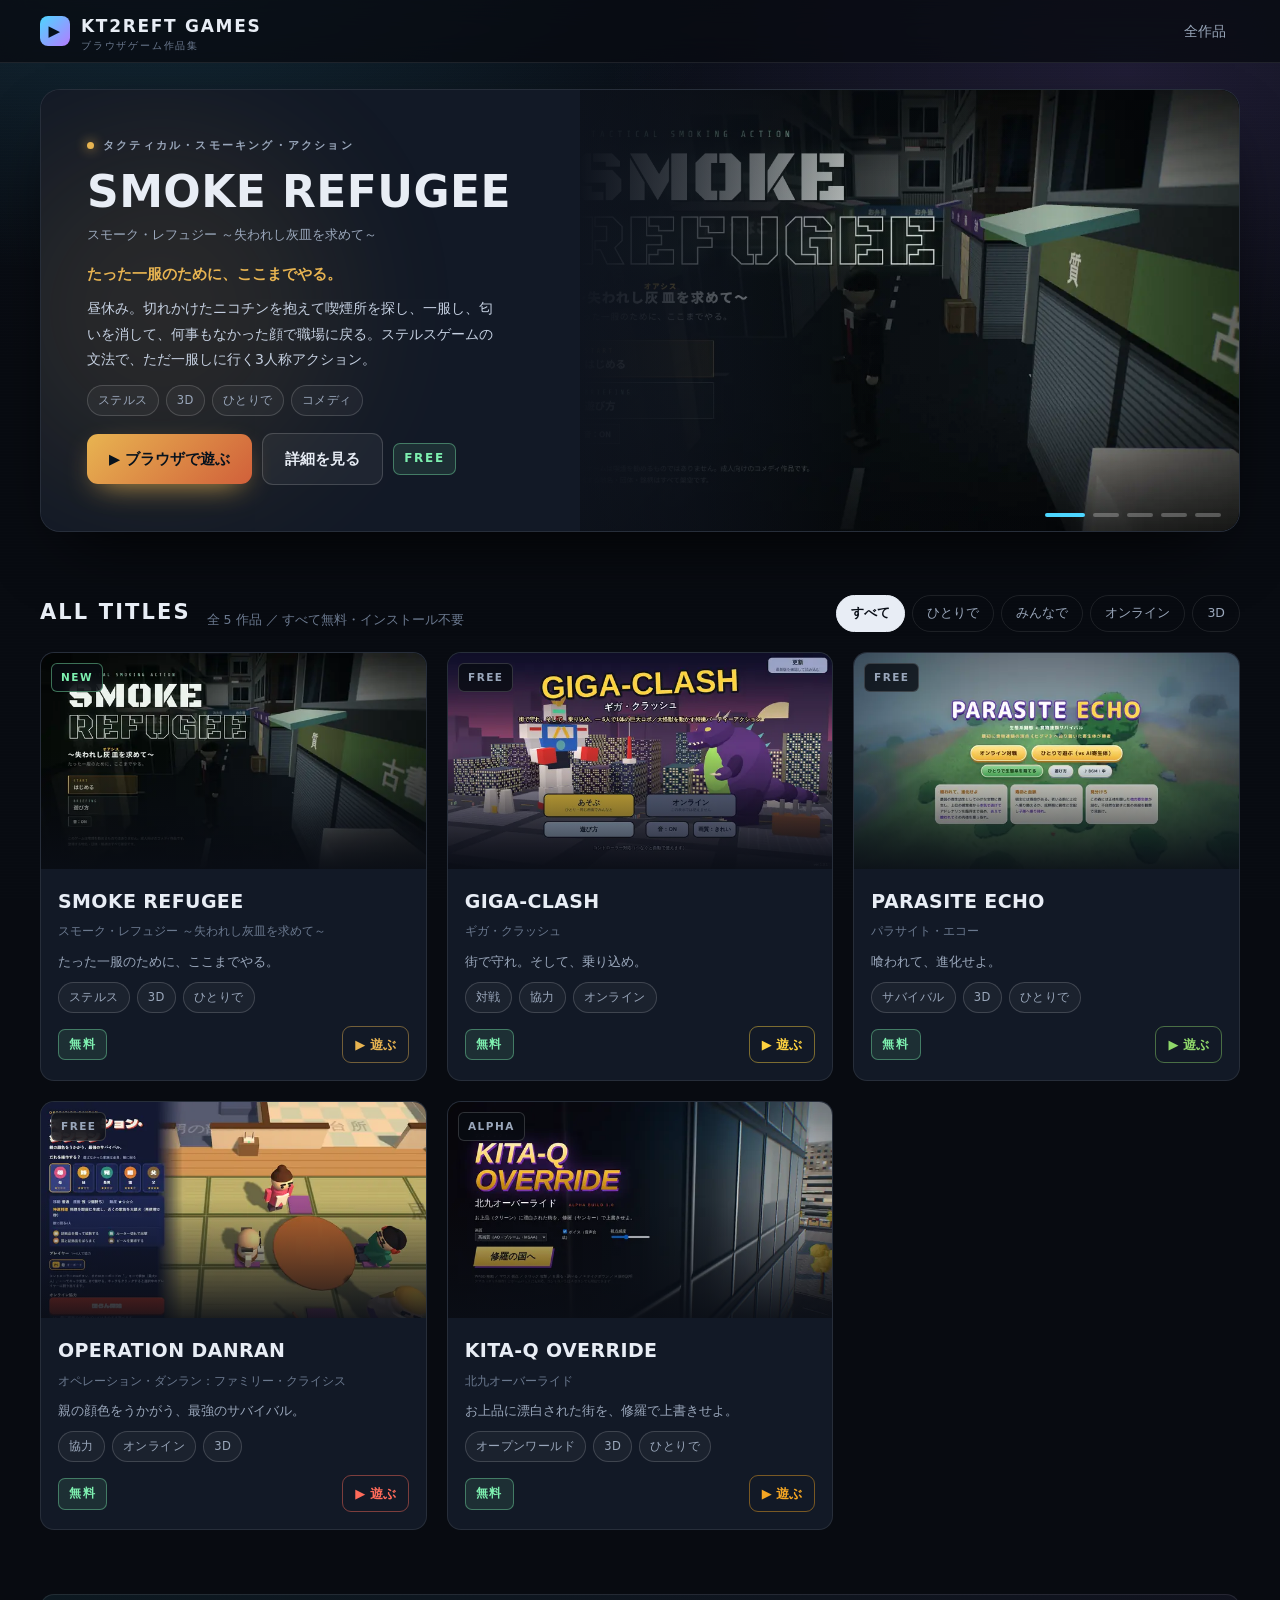
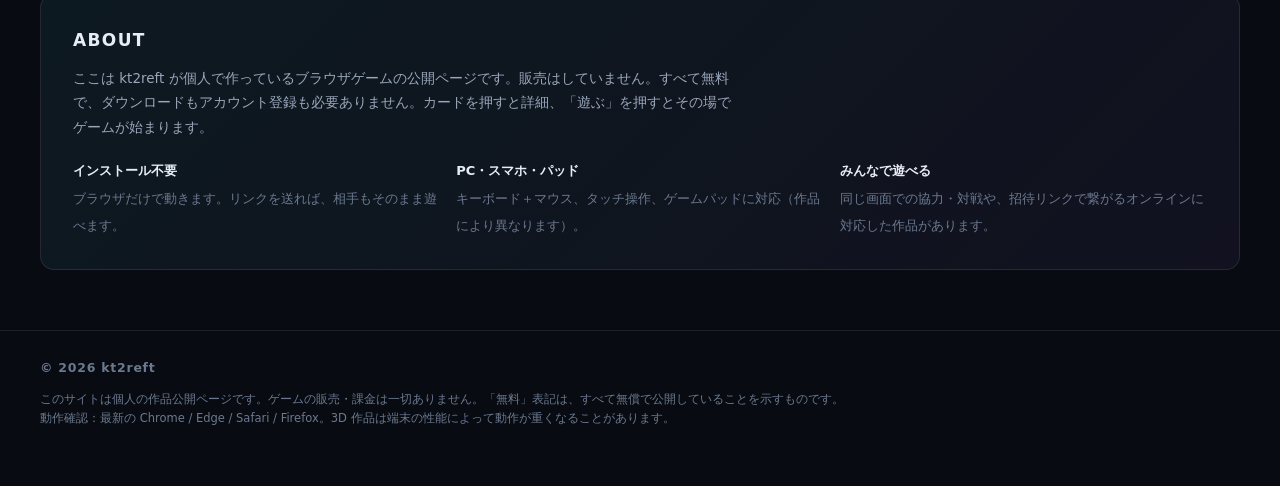
<file: games/index.html>
<!DOCTYPE html>
<html lang="ja">
<head>
<meta charset="utf-8">
<meta name="viewport" content="width=device-width, initial-scale=1">
<title>KT2REFT GAMES — ブラウザで遊べる自作ゲーム</title>
<meta name="description" content="kt2reft が作ったブラウザゲームの一覧。インストール不要、クリックするだけで今すぐ遊べます。">
<meta property="og:type" content="website">
<meta property="og:title" content="KT2REFT GAMES">
<meta property="og:description" content="インストール不要。クリックするだけで遊べるブラウザゲーム集。">
<meta property="og:image" content="assets/og.jpg">
<meta name="twitter:card" content="summary_large_image">
<link rel="icon" href="data:image/svg+xml,%3Csvg xmlns='http://www.w3.org/2000/svg' viewBox='0 0 32 32'%3E%3Crect width='32' height='32' rx='7' fill='%230b0f17'/%3E%3Cpath d='M9 12h14v3h-5v8h-4v-8H9z' fill='%234dd6ff'/%3E%3C/svg%3E">
<style>
:root{
  --bg:#080b11; --bg2:#0d121c; --panel:#121926; --panel2:#182233;
  --line:rgba(255,255,255,.09); --line2:rgba(255,255,255,.16);
  --tx:#e8edf5; --tx2:#9aa7bb; --tx3:#6b798f;
  --acc:#4dd6ff; --acc2:#b47cff;
  --radius:14px;
  --jp:"Hiragino Kaku Gothic ProN","Hiragino Sans","Noto Sans JP","Yu Gothic UI","Yu Gothic",Meiryo,system-ui,sans-serif;
  --lat:ui-sans-serif,system-ui,"Segoe UI","Helvetica Neue",Arial,"Hiragino Kaku Gothic ProN",sans-serif;
  --maxw:1240px;
}
*{box-sizing:border-box}
html{scroll-behavior:smooth}
body{
  margin:0; background:var(--bg); color:var(--tx);
  font-family:var(--jp); font-size:15px; line-height:1.8;
  -webkit-font-smoothing:antialiased; overflow-x:hidden;
}
body.lock{overflow:hidden}
a{color:inherit;text-decoration:none}
img{display:block;max-width:100%}
button{font:inherit;color:inherit;border:0;background:none;cursor:pointer}
.wrap{max-width:var(--maxw);margin:0 auto;padding:0 20px}
.lat{font-family:var(--lat);letter-spacing:.06em}
.lat,.brand,.slide h2,.sheet .ttl h2,.card h4,.sechd h3,.about h3,.sheet h5,.eyebrow,.badge,.free,.side .price .p{font-weight:700;font-stretch:condensed}

/* ---------- background glow ---------- */
.bgfx{position:fixed;inset:0;z-index:0;pointer-events:none;
  background:
    radial-gradient(900px 500px at 12% -5%, rgba(77,214,255,.14), transparent 65%),
    radial-gradient(800px 500px at 88% 8%, rgba(180,124,255,.13), transparent 65%),
    linear-gradient(180deg,#0a0f18 0%,var(--bg) 40%);
}
.grain{position:fixed;inset:0;z-index:0;pointer-events:none;opacity:.5;
  background-image:linear-gradient(rgba(255,255,255,.022) 1px,transparent 1px);
  background-size:100% 3px;mix-blend-mode:overlay}

/* ---------- header ---------- */
header{position:sticky;top:0;z-index:40;backdrop-filter:blur(14px);
  background:rgba(8,11,17,.78);border-bottom:1px solid var(--line)}
.hd{display:flex;align-items:center;gap:18px;height:62px}
.brand{display:flex;align-items:center;gap:11px;font-family:var(--lat);font-weight:700;font-size:17px;letter-spacing:.1em;white-space:nowrap}
.brand .mk{width:30px;height:30px;border-radius:8px;display:grid;place-items:center;
  background:linear-gradient(135deg,var(--acc),var(--acc2));color:#06101c;font-size:15px;font-weight:700}
.brand small{display:block;font-family:var(--jp);font-size:10px;letter-spacing:.18em;color:var(--tx3);font-weight:400;line-height:1}
.hd nav{margin-left:auto;display:flex;align-items:center;gap:4px}
.hd nav a{padding:8px 14px;border-radius:9px;font-size:13.5px;color:var(--tx2);transition:.18s;white-space:nowrap}
@media(max-width:560px){.hd{gap:8px;height:56px}.brand{font-size:14px;gap:8px}.brand .mk{width:26px;height:26px;font-size:13px}.brand small{font-size:9px;letter-spacing:.12em}.hd nav a{padding:7px 10px;font-size:12.5px}}
.hd nav a:hover{color:var(--tx);background:rgba(255,255,255,.06)}
.hd .gh{border:1px solid var(--line2)}

/* ---------- hero ---------- */
.hero{position:relative;z-index:1;padding:26px 0 8px}
.stage{position:relative;border-radius:20px;overflow:hidden;border:1px solid var(--line);
  background:var(--panel);box-shadow:0 30px 70px -30px #000}
.slides{position:relative;min-height:430px}
.slide{position:absolute;inset:0;opacity:0;transition:opacity .55s ease;pointer-events:none;
  display:grid;grid-template-columns:minmax(0,45%) minmax(0,55%);background:var(--panel)}
.slide.on{opacity:1;pointer-events:auto;position:relative}
.slide .art{position:relative;overflow:hidden;background:#06090e}
.slide .shot{width:100%;height:100%;object-fit:cover;object-position:center 45%}
.slide .art:before{content:"";position:absolute;inset:0;z-index:2;
  background:linear-gradient(90deg,var(--panel) 0%,rgba(18,25,38,.72) 16%,rgba(18,25,38,.12) 42%,transparent 70%)}
.slide .art:after{content:"";position:absolute;inset:0;z-index:2;
  background:radial-gradient(120% 90% at 100% 50%, transparent 40%, rgba(8,11,17,.55) 100%)}
.slide .inner{position:relative;z-index:3;display:flex;flex-direction:column;justify-content:center;
  gap:13px;padding:46px 10px 46px 46px}
.slide .inner:before{content:"";position:absolute;left:-60px;top:50%;transform:translateY(-50%);
  width:360px;height:360px;border-radius:50%;background:var(--gc,var(--acc));opacity:.1;filter:blur(70px);z-index:-1}
@media(max-width:880px){
  .slides{min-height:0}
  .slide{grid-template-columns:1fr}
  .slide.on{display:grid}
  .slide .art{aspect-ratio:16/9;order:-1}
  .slide .art:before{background:linear-gradient(0deg,var(--panel) 2%,rgba(18,25,38,.35) 40%,transparent 75%)}
  .slide .inner{padding:18px 22px 26px;gap:10px}
  .slide .lead{-webkit-line-clamp:3}
  .dots{right:14px;bottom:auto;top:calc(56.25vw - 22px)}
  .cta .free{display:none}
}
.eyebrow{display:inline-flex;align-items:center;gap:9px;font-size:11px;letter-spacing:.2em;
  font-family:var(--lat);color:var(--tx2);text-transform:uppercase}
.eyebrow i{width:7px;height:7px;border-radius:50%;background:var(--gc,var(--acc));box-shadow:0 0 12px var(--gc,var(--acc));flex:none}
.slide h2{margin:0;font-family:var(--lat);font-size:clamp(28px,3.6vw,44px);line-height:1.05;font-weight:700;letter-spacing:.01em}
.slide .jpt{font-size:13px;color:var(--tx2);margin-top:-5px}
.slide .tag{margin:2px 0 -4px;font-size:14.5px;font-weight:700;color:var(--gc,var(--acc))}
.slide .lead{font-size:14px;color:#c6d1e2;max-width:46ch;margin:0;
  display:-webkit-box;-webkit-line-clamp:4;-webkit-box-orient:vertical;overflow:hidden}
.chips{display:flex;flex-wrap:wrap;gap:7px}
.chip{font-size:11.5px;letter-spacing:.04em;padding:4px 10px;border-radius:999px;
  border:1px solid var(--line2);color:var(--tx2);background:rgba(255,255,255,.04)}
.cta{display:flex;flex-wrap:wrap;gap:10px;align-items:center;margin-top:4px}
.btn{display:inline-flex;align-items:center;gap:9px;padding:12px 22px;border-radius:11px;
  font-weight:700;font-size:14.5px;transition:.18s;white-space:nowrap}
.btn.play{background:linear-gradient(135deg,var(--gc,var(--acc)),var(--gc2,var(--acc2)));color:#07121d;
  box-shadow:0 10px 30px -12px var(--gc,var(--acc))}
.btn.play:hover{transform:translateY(-2px);filter:brightness(1.07)}
.btn.ghost{border:1px solid var(--line2);color:var(--tx);background:rgba(255,255,255,.05)}
.btn.ghost:hover{background:rgba(255,255,255,.11)}
.free{font-family:var(--lat);font-size:12px;letter-spacing:.14em;color:#7ef0b0;
  border:1px solid rgba(126,240,176,.4);background:rgba(126,240,176,.1);padding:4px 10px;border-radius:7px}
.dots{position:absolute;right:18px;bottom:14px;display:flex;gap:8px;z-index:3}
.dots b{width:26px;height:4px;border-radius:3px;background:rgba(255,255,255,.26);cursor:pointer;transition:.25s}
.dots b.on{background:var(--acc);width:40px}

/* ---------- section ---------- */
.sec{position:relative;z-index:1;padding:54px 0 0;scroll-margin-top:74px}
.sechd{display:flex;align-items:flex-end;gap:16px;flex-wrap:wrap;margin-bottom:20px}
.sechd h3{margin:0;font-family:var(--lat);font-size:21px;letter-spacing:.1em;font-weight:700}
.sechd span{font-size:12.5px;color:var(--tx3)}
.filters{margin-left:auto;display:flex;gap:7px;flex-wrap:wrap}
.filters button{font-size:12.5px;padding:6px 14px;border-radius:999px;border:1px solid var(--line);
  color:var(--tx2);transition:.18s}
.filters button:hover{color:var(--tx);border-color:var(--line2)}
.filters button.on{background:var(--tx);color:#0a0f18;border-color:var(--tx);font-weight:700}

/* ---------- grid ---------- */
.grid{display:grid;grid-template-columns:repeat(auto-fill,minmax(310px,1fr));gap:20px}
.card{position:relative;border-radius:var(--radius);overflow:hidden;background:var(--panel);
  border:1px solid var(--line);transition:.22s;cursor:pointer;display:flex;flex-direction:column}
.card:hover{transform:translateY(-4px);border-color:var(--cc,var(--acc));
  box-shadow:0 22px 44px -22px rgba(0,0,0,.9),0 0 0 1px var(--cc,var(--acc)) inset}
.card .art{position:relative;aspect-ratio:16/9;overflow:hidden;background:#06090e}
.card .art img{width:100%;height:100%;object-fit:cover;transition:.4s}
.card:hover .art img{transform:scale(1.045)}
.card .art:after{content:"";position:absolute;inset:0;
  background:linear-gradient(180deg,transparent 45%,rgba(10,14,22,.9) 100%)}
.card .badge{position:absolute;top:10px;left:10px;z-index:2;font-family:var(--lat);font-size:10.5px;
  letter-spacing:.14em;padding:4px 9px;border-radius:6px;background:rgba(8,12,18,.8);
  border:1px solid var(--line2);color:var(--tx2);backdrop-filter:blur(6px)}
.card .badge.new{color:#7ef0b0;border-color:rgba(126,240,176,.45)}
.card .body{padding:15px 17px 17px;display:flex;flex-direction:column;gap:9px;flex:1}
.card h4{margin:0;font-family:var(--lat);font-size:19px;font-weight:700;letter-spacing:.02em}
.card .sub{font-size:11.5px;color:var(--tx3);margin-top:-6px}
.card p{margin:0;font-size:13px;color:var(--tx2);line-height:1.7;flex:1}
.card .foot{display:flex;align-items:center;gap:10px;padding-top:4px}
.card .foot .pbtn{margin-left:auto;font-size:13px;font-weight:700;color:var(--cc,var(--acc));
  display:inline-flex;align-items:center;gap:6px;padding:6px 12px;border-radius:9px;
  border:1px solid color-mix(in srgb,var(--cc,var(--acc)) 45%,transparent);transition:.18s}
.card .foot .pbtn:hover{background:var(--cc,var(--acc));color:#08121c}
.card:hover .foot .pbtn{background:color-mix(in srgb,var(--cc,var(--acc)) 16%,transparent)}

/* ---------- about ---------- */
.about{margin:64px 0 0;padding:30px 32px;border-radius:var(--radius);
  border:1px solid var(--line);background:linear-gradient(135deg,rgba(77,214,255,.07),rgba(180,124,255,.06))}
.about h3{margin:0 0 10px;font-family:var(--lat);font-size:17px;letter-spacing:.08em}
.about p{margin:0 0 8px;font-size:13.5px;color:var(--tx2);max-width:78ch}
.about .pts{display:grid;grid-template-columns:repeat(auto-fit,minmax(200px,1fr));gap:16px;margin-top:20px}
.about .pt b{display:block;font-size:13px;color:var(--tx);margin-bottom:3px}
.about .pt span{font-size:12.5px;color:var(--tx3);line-height:1.65}

footer{position:relative;z-index:1;margin-top:60px;border-top:1px solid var(--line);
  padding:26px 0 46px;font-size:12.5px;color:var(--tx3)}
footer .fl{display:flex;gap:16px;flex-wrap:wrap;align-items:center}
footer a{color:var(--tx2)}footer a:hover{color:var(--acc)}
footer .note{margin-top:10px;font-size:11.5px;line-height:1.7}

/* ---------- detail modal ---------- */
.ov{position:fixed;inset:0;z-index:90;background:rgba(4,6,10,.8);backdrop-filter:blur(7px);
  opacity:0;pointer-events:none;transition:.25s;overflow-y:auto;padding:34px 18px}
.ov.on{opacity:1;pointer-events:auto}
.sheet{max-width:1000px;margin:0 auto;background:var(--bg2);border:1px solid var(--line2);
  border-radius:18px;overflow:hidden;transform:translateY(14px) scale(.99);transition:.28s;
  box-shadow:0 40px 90px -30px #000}
.ov.on .sheet{transform:none}
.sheet .top{position:relative;aspect-ratio:16/8.2;overflow:hidden}
@media(max-width:700px){.sheet .top{aspect-ratio:16/9}}
.sheet .top img{width:100%;height:100%;object-fit:cover;object-position:center 45%}
.sheet .top .vl{position:absolute;inset:0;
  background:linear-gradient(0deg,var(--bg2) 1%,rgba(13,18,28,.25) 40%,transparent 100%)}
.sheet .ttl{padding:16px 30px 0;border-left:3px solid var(--gc,var(--acc));margin:0 30px}
@media(max-width:700px){.sheet .ttl{padding:14px 16px 0;margin:0 18px}}
.sheet .ttl h2{margin:0;font-family:var(--lat);font-size:clamp(24px,4vw,38px);line-height:1.08}
.sheet .ttl .jpt{font-size:13px;color:var(--tx2)}
.close{position:absolute;top:14px;right:14px;z-index:5;width:38px;height:38px;border-radius:10px;
  background:rgba(8,12,18,.72);border:1px solid var(--line2);display:grid;place-items:center;font-size:19px;
  backdrop-filter:blur(6px);transition:.18s}
.close:hover{background:rgba(255,255,255,.16)}
.sheet .cont{padding:24px 30px 34px;display:grid;grid-template-columns:1fr 282px;gap:30px}
@media(max-width:820px){.sheet .cont{grid-template-columns:1fr;padding:20px 18px 30px;gap:22px}}
.sheet .lead2{font-size:14.5px;color:#cbd6e6;margin:0 0 18px;line-height:1.85}
.sheet h5{font-family:var(--lat);font-size:13px;letter-spacing:.14em;color:var(--tx3);
  margin:24px 0 10px;padding-bottom:7px;border-bottom:1px solid var(--line)}
.sheet h5:first-of-type{margin-top:0}
.flist{list-style:none;padding:0;margin:0;display:flex;flex-direction:column;gap:9px}
.flist li{position:relative;padding-left:20px;font-size:13.5px;color:var(--tx2);line-height:1.75}
.flist li:before{content:"";position:absolute;left:3px;top:10px;width:7px;height:7px;border-radius:2px;
  background:var(--gc,var(--acc));transform:rotate(45deg)}
.flist li b{color:var(--tx)}
table.ctl{width:100%;border-collapse:collapse;font-size:13px}
table.ctl td{padding:7px 10px;border-bottom:1px solid var(--line);color:var(--tx2);vertical-align:top}
table.ctl td:first-child{color:var(--tx);width:44%;white-space:nowrap}
.side .box{background:var(--panel);border:1px solid var(--line);border-radius:12px;padding:16px;margin-bottom:14px}
.side .price{text-align:center;padding:18px 16px}
.side .price .p{font-family:var(--lat);font-size:30px;font-weight:700;color:#7ef0b0;line-height:1}
.side .price small{display:block;font-size:11.5px;color:var(--tx3);margin-top:6px}
.side .btn{width:100%;justify-content:center;margin-top:12px}
.spec{font-size:12.5px}
.spec div{display:flex;gap:10px;padding:6px 0;border-bottom:1px solid var(--line)}
.spec div:last-child{border:0}
.spec dt{color:var(--tx3);width:84px;flex:none}
.spec dd{margin:0;color:var(--tx2);flex:1}
.alert{font-size:12px;color:#ffcf8a;background:rgba(255,186,96,.08);border:1px solid rgba(255,186,96,.25);
  border-radius:9px;padding:10px 12px;line-height:1.65}
.hidden{display:none !important}
</style>
</head>
<body>
<div class="bgfx"></div><div class="grain"></div>

<header>
  <div class="wrap hd">
    <a class="brand" href="#top"><span class="mk">▶</span>
      <span>KT2REFT GAMES<small>ブラウザゲーム作品集</small></span></a>
    <nav>
      <a href="#library">全作品</a>
    </nav>
  </div>
</header>

<main id="top">
  <section class="hero"><div class="wrap">
    <div class="stage">
      <div class="slides" id="slides"></div>
      <div class="dots" id="dots"></div>
    </div>
  </div></section>

  <section class="sec" id="library"><div class="wrap">
    <div class="sechd">
      <h3>ALL TITLES</h3><span>全 5 作品 ／ すべて無料・インストール不要</span>
      <div class="filters" id="filters"></div>
    </div>
    <div class="grid" id="grid"></div>

    <div class="about">
      <h3>ABOUT</h3>
      <p>ここは kt2reft が個人で作っているブラウザゲームの公開ページです。販売はしていません。すべて無料で、ダウンロードもアカウント登録も必要ありません。カードを押すと詳細、「遊ぶ」を押すとその場でゲームが始まります。</p>
      <div class="pts">
        <div class="pt"><b>インストール不要</b><span>ブラウザだけで動きます。リンクを送れば、相手もそのまま遊べます。</span></div>
        <div class="pt"><b>PC・スマホ・パッド</b><span>キーボード＋マウス、タッチ操作、ゲームパッドに対応（作品により異なります）。</span></div>
        <div class="pt"><b>みんなで遊べる</b><span>同じ画面での協力・対戦や、招待リンクで繋がるオンラインに対応した作品があります。</span></div>
      </div>
    </div>
  </div></section>
</main>

<footer><div class="wrap">
  <div class="fl">
    <span class="lat">© 2026 kt2reft</span>
  </div>
  <p class="note">このサイトは個人の作品公開ページです。ゲームの販売・課金は一切ありません。「無料」表記は、すべて無償で公開していることを示すものです。<br>
  動作確認：最新の Chrome / Edge / Safari / Firefox。3D 作品は端末の性能によって動作が重くなることがあります。</p>
</div></footer>

<div class="ov" id="ov"><div class="sheet" id="sheet"></div></div>

<script>
const GAMES = [
  {
    id:"smoke-refugee",
    title:"SMOKE REFUGEE",
    jp:"スモーク・レフュジー ～失われし灰皿を求めて～",
    tagline:"たった一服のために、ここまでやる。",
    genre:"タクティカル・スモーキング・アクション",
    lead:"昼休み。切れかけたニコチンを抱えて喫煙所を探し、一服し、匂いを消して、何事もなかった顔で職場に戻る。ステルスゲームの文法で、ただ一服しに行く3人称アクション。",
    desc:"肩越しのカメラ、しゃがみ歩き、レーダー、見つかった瞬間の「！」と ALERT／CAUTION の警戒フェーズ。ステルスゲームの道具立てを全部使って、やることは一服だけ。1ステージは「行きはニコチンとの戦い、帰りは匂いとの戦い」です。",
    url:"https://kt2reft.github.io/smoke-refugee/",
    accent:"#e8b451", accent2:"#d1603a",
    tags:["ステルス","3D","ひとりで","コメディ"],
    cats:["solo","3d"],
    players:"1人",
    updated:"2026-11-18",
    isNew:true,
    features:[
      "<b>ニコチン</b>は時間で減り、ゼロになると鈍足・手ブレ・イライラでメンタルが削れる",
      "吸った直後から広がる<b>匂いの輪</b>は風下へ流れる。輪に入った人は匂いの元を探して振り向く",
      "人の<b>視線は黄色い扇形</b>で地面とレーダーに表示。赤くなるほど疑われている",
      "紙巻きは回復大・匂い大、加熱式は匂い小だが加熱待ちとエラーあり",
      "地図の「喫」マークは情報が古い。撤去済みや全面禁煙のこともある",
      "喫茶店・コンビニ・加熱式専用店を使った立ち回り、路上喫煙指導員による即アウト",
      "失敗の瞬間に死因が大きく出て、<b>R キーひとつで即リトライ</b>"
    ],
    controls:[["移動（カメラの向きが前）","WASD / ↑↓"],["視点","マウス / ←→"],["走る（ニコチン消費1.5倍）","Shift"],["しゃがむ","C"],["一服する・店を使う","Space"],["紙巻き ⇄ 加熱式","Tab"],["消臭スプレー / ガム","Q / E"],["即リトライ","R"]],
    note:"このゲームは喫煙を勧めるものではありません。成人向けのコメディ作品です。登場する地名・団体・銘柄はすべて架空です。"
  },
  {
    id:"giga-clash",
    title:"GIGA-CLASH",
    jp:"ギガ・クラッシュ",
    tagline:"街で守れ。そして、乗り込め。",
    genre:"特撮パーティーアクション",
    lead:"ヒーロー5人 vs 怪人5人。前半は街で市民と拠点を奪い合い、後半は5人で1体の巨大ロボ／大怪獣に乗り込んで戦う、特撮パーティーアクション。",
    desc:"前半戦は裏方として街を走り回り、市民を運び、拠点を奪う。後半戦は仲間と同じ機体に乗り込み、誰がどの役割を担うかを分担しながら巨大戦へ。オンラインは最大10人、足りない席には Bot が入ります。",
    url:"https://kt2reft.github.io/giga-clash/",
    accent:"#ffd23f", accent2:"#ff7a59",
    tags:["対戦","協力","オンライン","3D","パッド対応"],
    cats:["multi","online","3d"],
    players:"1〜10人",
    updated:"2026-11-14",
    features:[
      "<b>同じ画面で最大4人</b>（つないだコントローラーの台数分）",
      "<b>オンライン対戦は最大10人。</b>招待リンクか5文字の部屋コードで参加、空席は Bot が埋める",
      "ヒーロー5人・怪人5人それぞれに固有スキル。ロビーで自由に選べる",
      "巨大戦はジャンプで相手を飛び越えて左右を入れ替えられる。脚部が壊れると跳べない",
      "上級者向けに、コンボ・ジャストガード・動力炉の最適出力・難易度「げきむず」・自己ベスト",
      "はじめての人には「ナビ」が次にやることを案内（ロビーで OFF にできます）",
      "コントローラーは種類を自動判別し、画面のボタン表記も合わせて変わる"
    ],
    controls:[["移動","WASD / 矢印（操縦中は A・D）"],["かつぐ・拾う・作業","Space"],["ジャンプ（操縦中）","W / Space"],["パンチ・弱攻撃（コンボ）","J"],["投げる・強攻撃","K"],["ガード（ジャストガード）","L / Shift"],["飛び道具 / 固有スキル","U / I"],["緊急脱出（操縦を交代）","X"]],
    note:"オンラインはブラウザ同士の直接接続（WebRTC）です。会社や学校のネットワークなど、一部の環境ではつながらないことがあります。"
  },
  {
    id:"parasite-echo",
    title:"PARASITE ECHO",
    jp:"パラサイト・エコー",
    tagline:"喰われて、進化せよ。",
    genre:"3D 生態系サバイバル",
    lead:"寄生体として生まれ、食物連鎖を「わざと喰われて乗っ取る」ことで登っていく3D生態系サバイバル。最初に頂点《ヒグマ》の肉体を奪った寄生体が勝者。",
    desc:"最弱の寄生幼生として小さな生物に寄生し、ひとつ上の階層の捕食者から本気で逃げてアドレナリンを溜める。臨界状態であえて喰われると、その肉体を乗っ取れる。宿主には寿命があり、成熟期に交配すれば子に乗り移れます。階層0〜6、陸・川・沼・海に15種族。",
    url:"https://kt2reft.github.io/parasite-echo/",
    accent:"#8fd86a", accent2:"#b07cff",
    tags:["サバイバル","3D","ひとりで","育成"],
    cats:["solo","3d"],
    players:"1人",
    updated:"2026-11-15",
    features:[
      "<b>逃げて、溜めて、あえて喰われる。</b>乗っ取れるのはひとつ上の階層の捕食者だけ",
      "宿主には寿命（幼→成→老）。成熟期に同種の異性と交配すると、子に乗り移れる",
      "<b>ひとりで遊ぶ</b>：正体を隠した AI 寄生体5体と頂点を競う",
      "<b>ひとりで生態系を育てる</b>：痩せた森で繁殖し、全14種を健全な数に戻す協力モード",
      "階層0〜6・15種族。陸、川、沼、海それぞれに生息域がある",
      "三人称オービットカメラ、霧の晴れる探索マップとミニマップ",
      "種族ごとにアレンジが変わる自作 BGM と、状態に応じた画面演出"
    ],
    controls:[["移動（Shift で擬態歩き）","WASD"],["視点 / ズーム","右ドラッグ・矢印 / ホイール"],["攻撃・丸呑み","J / 左クリック（長押し）"],["技 / 求愛 / オーバードライブ","K / L / Space"],["マップ","N"]],
    note:"オンライン対戦・協力は claude.ai 版の機能を使うため、この GitHub Pages 版では利用できません。"
  },
  {
    id:"operation-danran",
    title:"OPERATION DANRAN",
    jp:"オペレーション・ダンラン：ファミリー・クライシス",
    tagline:"親の顔色をうかがう、最強のサバイバル。",
    genre:"3D パニック協力アクション",
    lead:"1〜4人で遊べる3Dパニック協力ゲーム。同じ画面に集まっても、オンラインでも協力できる。アカウント不要、招待リンクか4文字のコードで参加。",
    desc:"選ばなかった家族は全員、敵に回ります。母・妹・長男・猫・父。それぞれ移動も運搬も癖も違い、人数が増えるほど家の中の騒動も増えていきます。誰か1人でも怒りゲージが100%になれば、ちゃぶ台返し。",
    url:"https://kt2reft.github.io/operation-danran/",
    accent:"#ff6b5a", accent2:"#ffb347",
    tags:["協力","オンライン","3D","パーティー"],
    cats:["multi","online","3d"],
    players:"1〜4人",
    updated:"2026-11-14",
    features:[
      "<b>みんなが怒る</b>：誰か1人でも怒りゲージが100%になると、ちゃぶ台返しで失敗",
      "<b>みんなが要求する</b>：父はビール、兄はルーター、妹は映えごはん、猫はなでてほしい",
      "<b>口論に巻き込まれる</b>：仲の悪さに応じて口論が発生。仲裁するまで動けず、近くへ飛び火する",
      "一定時間ごとに「家族会議」や兄のゲーム爆音などの家族イベント。人数が多いほど頻繁に",
      "役の癖は残る：母は物音に気づき、妹はカメラで証拠品を撮り、猫は勝手にいたずらする",
      "朝のステージでは、人数に合わせて祖父・祖母・いとこ・おばが泊まりに来ている",
      "オンライン協力はアカウント不要。招待リンクか4文字のコードで参加"
    ],
    controls:[["移動","WASD / 矢印"],["持つ・置く・調べる","Space / クリック"],["参加（ローカル）","「，」キー または パッドの A"],["キャラ変更 / 抜ける","←→ / B"]],
    note:"GitHub Pages 版のオンラインは P2P（WebRTC）接続です。一部のネットワークではつながらないことがあります。"
  },
  {
    id:"kita-q-override",
    title:"KITA-Q OVERRIDE",
    jp:"北九オーバーライド",
    tagline:"お上品に漂白された街を、修羅で上書きせよ。",
    genre:"オープンワールド・アクション",
    lead:"クリーンに漂白された街を、ヤンキーで上書きしていくオープンワールド・アクション。three.js によるブラウザ向け3D実装で、外部アセットは使わずテクスチャもすべてプログラム生成。",
    desc:"市民を感染させ、施設を「角打ち」化し、信号機を破壊して街のルールごと書き換える。ごぼ天ソード、小倉祇園太鼓チャージ、成人式ミッション。現在アルファビルド1.0として公開中です。",
    url:"https://kt2reft.github.io/kita-q-override/",
    accent:"#f5a623", accent2:"#b06bff",
    tags:["オープンワールド","3D","ひとりで","アルファ版"],
    cats:["solo","3d"],
    players:"1人",
    updated:"2026-11-17",
    alpha:true,
    features:[
      "<b>感染システム</b>：市民を修羅に変える。見た目・陣営・行動・ボイスまで切り替わる",
      "<b>施設ハッキング</b>：ダンプ突入やカップ酒で店を「角打ち」化し、半径50mを修羅ゾーンに",
      "<b>ごぼ天ソード</b>：先端ほど強いノックバック。強制給餌テイクダウンで10秒気絶",
      "<b>小倉祇園太鼓チャージ</b>：ドリフト特化のハンドリングと、半径20mの盆踊りスタン衝撃波",
      "信号機を破壊すると交通規制が消え、街の人と車の動きが変わる",
      "ミッション「成人式は金ピカだろ！」：乱入 → 強制カラーリング → 占拠",
      "パラグライダーでの移動、ビークル搭乗、ヤンキー座り"
    ],
    controls:[["移動 / 視点","WASD / マウス"],["攻撃・使用","クリック / J"],["ダッシュ ⇄ 歩き","Shift / C"],["ジャンプ・パラグライダー","Space"],["強制給餌テイクダウン","F"],["乗る・調べる / 降りる","E"],["武器切替","1〜5 / Q"],["操作説明 / ポーズ","H / P"]],
    note:"アルファ版です。three.js を CDN から読み込むため、インターネット接続が必要です。スマホは横向き推奨。"
  }
];

const CATS = [["all","すべて"],["solo","ひとりで"],["multi","みんなで"],["online","オンライン"],["3d","3D"]];
const $ = s => document.querySelector(s);
const esc = s => String(s).replace(/[&<>"]/g, c => ({'&':'&amp;','<':'&lt;','>':'&gt;','"':'&quot;'}[c]));

/* ---- hero ---- */
$("#slides").innerHTML = GAMES.map((g,i)=>`
  <article class="slide${i?'':' on'}" style="--gc:${g.accent};--gc2:${g.accent2}">
    <div class="inner">
      <div class="eyebrow"><i></i>${esc(g.genre)}${g.alpha?' ／ ALPHA':''}</div>
      <h2>${esc(g.title)}</h2>
      <div class="jpt">${esc(g.jp)}</div>
      <p class="tag">${esc(g.tagline)}</p>
      <p class="lead">${esc(g.lead)}</p>
      <div class="chips">${g.tags.map(t=>`<span class="chip">${esc(t)}</span>`).join('')}</div>
      <div class="cta">
        <a class="btn play" href="${g.url}" target="_blank" rel="noopener">▶ ブラウザで遊ぶ</a>
        <button class="btn ghost" data-open="${g.id}">詳細を見る</button>
        <span class="free">FREE</span>
      </div>
    </div>
    <div class="art"><img class="shot" src="assets/${g.id}.webp" alt="${esc(g.title)} のゲーム画面" ${i?'loading="lazy"':'fetchpriority="high"'}></div>
  </article>`).join('');
$("#dots").innerHTML = GAMES.map((g,i)=>`<b class="${i?'':'on'}" data-go="${i}" title="${esc(g.title)}"></b>`).join('');

let cur=0, timer=null;
function go(n){
  cur=(n+GAMES.length)%GAMES.length;
  document.querySelectorAll('.slide').forEach((s,i)=>s.classList.toggle('on',i===cur));
  document.querySelectorAll('.dots b').forEach((d,i)=>d.classList.toggle('on',i===cur));
}
function play(){ stop(); timer=setInterval(()=>go(cur+1),7000); }
function stop(){ if(timer) clearInterval(timer), timer=null; }
$("#dots").addEventListener('click',e=>{ const b=e.target.closest('[data-go]'); if(b){ go(+b.dataset.go); play(); }});
$(".stage").addEventListener('mouseenter',stop);
$(".stage").addEventListener('mouseleave',play);
if(!matchMedia('(prefers-reduced-motion: reduce)').matches) play();

/* ---- filters + grid ---- */
$("#filters").innerHTML = CATS.map(([c,l],i)=>`<button data-cat="${c}" class="${i?'':'on'}">${l}</button>`).join('');
function renderGrid(cat){
  const list = cat==='all' ? GAMES : GAMES.filter(g=>g.cats.includes(cat));
  $("#grid").innerHTML = list.map(g=>`
    <article class="card" data-open="${g.id}" style="--cc:${g.accent}" tabindex="0" role="button" aria-label="${esc(g.title)} の詳細">
      <div class="art">
        <span class="badge${g.isNew?' new':''}">${g.alpha?'ALPHA':(g.isNew?'NEW':'FREE')}</span>
        <img src="assets/${g.id}-sm.webp" alt="${esc(g.title)} のゲーム画面" loading="lazy" width="640" height="360">
      </div>
      <div class="body">
        <h4>${esc(g.title)}</h4>
        <div class="sub">${esc(g.jp)}</div>
        <p>${esc(g.tagline)}</p>
        <div class="chips">${g.tags.slice(0,3).map(t=>`<span class="chip">${esc(t)}</span>`).join('')}</div>
        <div class="foot">
          <span class="free">無料</span>
          <a class="pbtn" href="${g.url}" target="_blank" rel="noopener" data-play>▶ 遊ぶ</a>
        </div>
      </div>
    </article>`).join('');
}
renderGrid('all');
$("#filters").addEventListener('click',e=>{
  const b=e.target.closest('[data-cat]'); if(!b) return;
  document.querySelectorAll('#filters button').forEach(x=>x.classList.toggle('on',x===b));
  renderGrid(b.dataset.cat);
});

/* ---- detail ---- */
function openGame(id,push=true){
  const g = GAMES.find(x=>x.id===id); if(!g) return;
  $("#sheet").style.setProperty('--gc',g.accent);
  $("#sheet").style.setProperty('--gc2',g.accent2);
  $("#sheet").innerHTML = `
    <button class="close" aria-label="閉じる">✕</button>
    <div class="top">
      <img src="assets/${g.id}.webp" alt="${esc(g.title)} のゲーム画面">
      <div class="vl"></div>
    </div>
    <div class="ttl"><h2>${esc(g.title)}</h2><div class="jpt">${esc(g.jp)} ／ ${esc(g.genre)}</div></div>
    <div class="cont">
      <div>
        <p class="lead2"><b>${esc(g.tagline)}</b><br>${esc(g.lead)}</p>
        <p class="lead2" style="color:var(--tx2);font-size:13.5px">${esc(g.desc)}</p>
        <h5>FEATURES</h5>
        <ul class="flist">${g.features.map(f=>`<li>${f}</li>`).join('')}</ul>
        <h5>CONTROLS</h5>
        <table class="ctl">${g.controls.map(([a,b])=>`<tr><td>${esc(a)}</td><td>${esc(b)}</td></tr>`).join('')}</table>
        ${g.note?`<h5>NOTE</h5><div class="alert">${esc(g.note)}</div>`:''}
      </div>
      <aside class="side">
        <div class="box price">
          <div class="p">無料</div>
          <small>インストール・登録不要</small>
          <a class="btn play" href="${g.url}" target="_blank" rel="noopener">▶ 今すぐ遊ぶ</a>
        </div>
        <div class="box spec">
          <div><dt>プレイ人数</dt><dd>${esc(g.players)}</dd></div>
          <div><dt>ジャンル</dt><dd>${esc(g.genre)}</dd></div>
          <div><dt>対応</dt><dd>${esc(g.tags.join(' / '))}</dd></div>
          <div><dt>更新</dt><dd>${esc(g.updated)}</dd></div>
          <div><dt>動作環境</dt><dd>最新のブラウザ（WebGL）</dd></div>
        </div>
      </aside>
    </div>`;
  $("#ov").classList.add('on'); document.body.classList.add('lock');
  $("#sheet").scrollIntoView({block:'start'}); $("#ov").scrollTop = 0;
  if(push && location.hash !== '#'+id) history.pushState({id},'', '#'+id);
}
function closeGame(push=true){
  $("#ov").classList.remove('on'); document.body.classList.remove('lock');
  if(push && location.hash) history.pushState({},'', location.pathname+location.search);
}
document.addEventListener('click',e=>{
  if(e.target.closest('[data-play]')) return;
  const o=e.target.closest('[data-open]');
  if(o){ e.preventDefault(); openGame(o.dataset.open); return; }
  if(e.target.closest('.close')){ closeGame(); return; }
  if(e.target===$("#ov")) closeGame();
});
document.addEventListener('keydown',e=>{
  if(e.key==='Escape' && $("#ov").classList.contains('on')) closeGame();
  const c=e.target.closest && e.target.closest('.card');
  if(c && (e.key==='Enter'||e.key===' ')){ e.preventDefault(); openGame(c.dataset.open); }
});
addEventListener('popstate',()=>{
  const id=location.hash.slice(1);
  if(id && GAMES.some(g=>g.id===id)) openGame(id,false); else closeGame(false);
});
if(location.hash){ const id=location.hash.slice(1); if(GAMES.some(g=>g.id===id)) openGame(id,false); }
</script>
</body>
</html>
</file>
